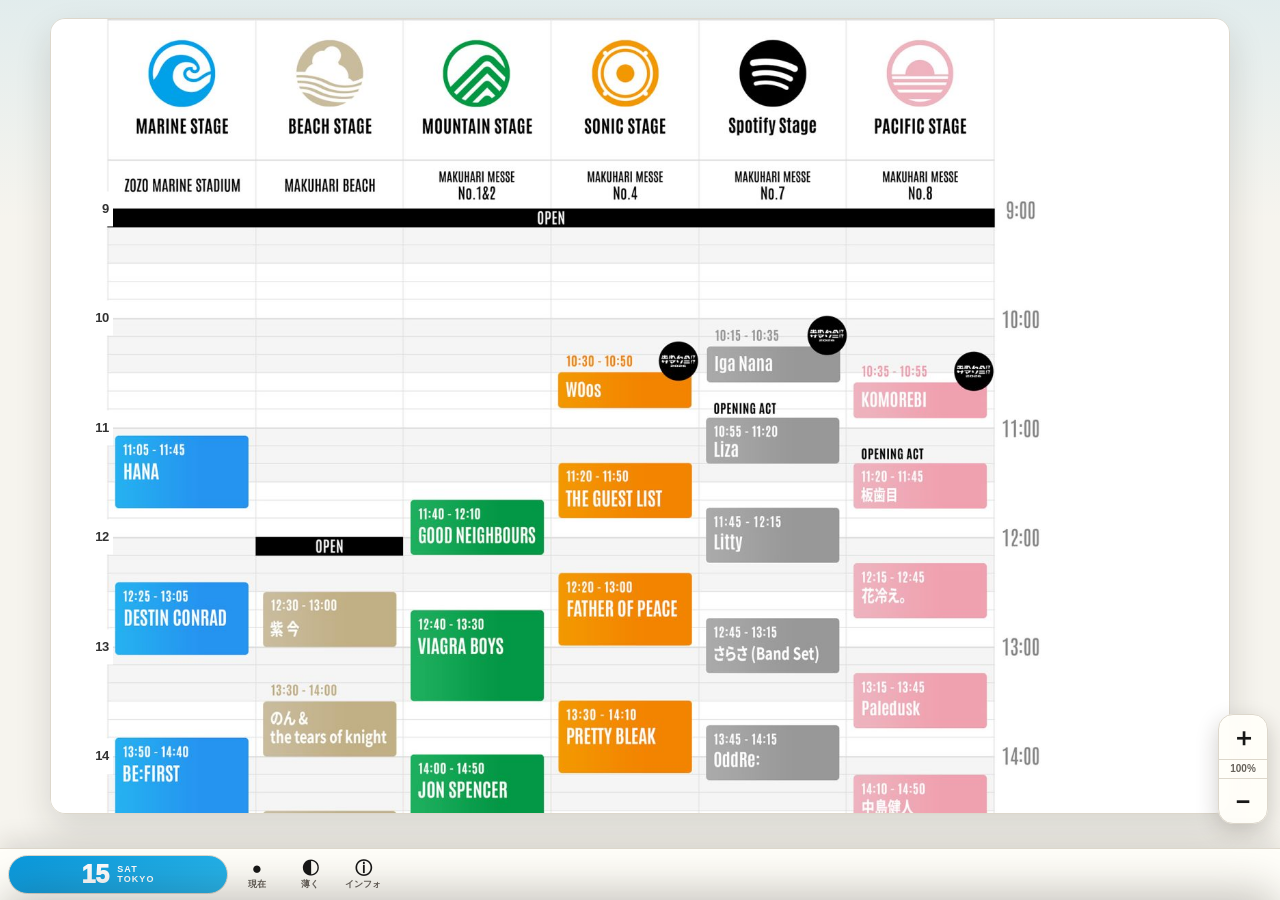
<file: index.html>
<!doctype html>
<html lang="ja">
<head>
  <meta charset="utf-8">
  <meta name="viewport" content="width=device-width, initial-scale=1, maximum-scale=1, user-scalable=no, viewport-fit=cover">
  <meta name="theme-color" content="#f6f4ee">
  <meta name="apple-mobile-web-app-capable" content="yes">
  <meta name="mobile-web-app-capable" content="yes">
  <meta name="apple-mobile-web-app-status-bar-style" content="default">
  <meta name="apple-mobile-web-app-title" content="SUMMER SONIC">
  <link rel="apple-touch-icon" href="assets/icon-180.png">
  <link rel="icon" type="image/png" href="assets/icon-192.png">
  <link rel="manifest" href="manifest.webmanifest">
  <link rel="stylesheet" href="styles.css">
  <title>SUMMER SONIC 2026 TOKYO｜8月15日タイムテーブル</title>
</head>
<body data-start-utc="2026-08-15T00:00:00Z" data-end-utc="2026-08-15T14:00:00Z">
  <main>
    <section class="viewer" id="viewer" aria-label="8月15日（土）東京会場タイムテーブル">
      <div class="sheet" id="sheet">
        <img class="base-image" src="assets/timetable_tokyo0815.jpg" alt="SUMMER SONIC 2026 TOKYO 8月15日（土）タイムテーブル">
        <img class="header-copy" src="assets/timetable_tokyo0815.jpg" alt="" aria-hidden="true">
        <div class="time-layer" aria-hidden="true"></div>
        <div class="pick-layer"></div>
        <div class="now-line" aria-hidden="true"><span>現在時刻</span></div>
        <div class="pick-time-layer" aria-hidden="true"></div>
      </div>
    </section>
  </main>

  <div class="zoomctl" aria-label="表示倍率">
    <button class="zbtn" id="zoomIn" type="button" aria-label="拡大">＋</button>
    <div class="zlabel" id="zoomLabel">100%</div>
    <button class="zbtn" id="zoomOut" type="button" aria-label="縮小">−</button>
  </div>

  <nav class="mbar" aria-label="タイムテーブル操作">
    <div class="date-chip" aria-label="2026年8月15日 土曜日 東京">
      <strong>15</strong><span>SAT<br>TOKYO</span>
    </div>
    <button class="mbtn" id="jumpNow" type="button">
      <span class="mi">●</span><span class="ml">現在</span>
    </button>
    <button class="mbtn focus-toggle" id="focusToggle" type="button" aria-pressed="false">
      <span class="mi">◐</span><span class="ml">薄く</span>
    </button>
    <button class="mbtn" id="infoOpen" type="button" aria-expanded="false">
      <span class="mi">ⓘ</span><span class="ml">インフォ</span>
    </button>
  </nav>

  <div class="info-backdrop" id="infoBackdrop"></div>
  <section class="info-sheet" id="infoSheet" aria-hidden="true" aria-labelledby="infoTitle">
    <div class="info-grip"></div>
    <h1 class="info-title" id="infoTitle">SUMMER SONIC 2026<small>8.15 SAT / TOKYO</small></h1>
    <div class="info-clock"><strong id="clockText">現在時刻</strong><span id="statusText">読み込み中です。</span></div>
    <p class="info-help">出演者をタップするたびに「ハイライト → ゴールド → レインボー → 解除」と変わります。選択はこの端末に保存されます。「薄く」を使うと、選んでいない出演者を見分けやすくできます。</p>
    <p class="info-help">右側の＋／−で拡大・縮小できます。横にスクロールして左の時刻が見えなくなると、追従する時間軸が表示されます。スマートフォンを横向きにしてもそのまま使えます。</p>
    <p class="info-line">電波の良い場所で一度開いておけば、圏外でも表示できます。「ホーム画面に追加」して使うのがおすすめです。</p>
    <p class="info-disclaimer"><strong>非公式タイムテーブルです。</strong><br>出演時刻や内容は変更される場合があります。当日は公式発表も確認してください。</p>
    <button class="info-close" id="infoClose" type="button">閉じる</button>
  </section>

  <script src="ranking-config.js"></script>
  <script src="artist-intros.js"></script>
  <script src="app.js"></script>
  <script>
    if ('serviceWorker' in navigator) {
      window.addEventListener('load', function(){ navigator.serviceWorker.register('./sw.js'); });
    }
  </script>
</body>
</html>
</file>
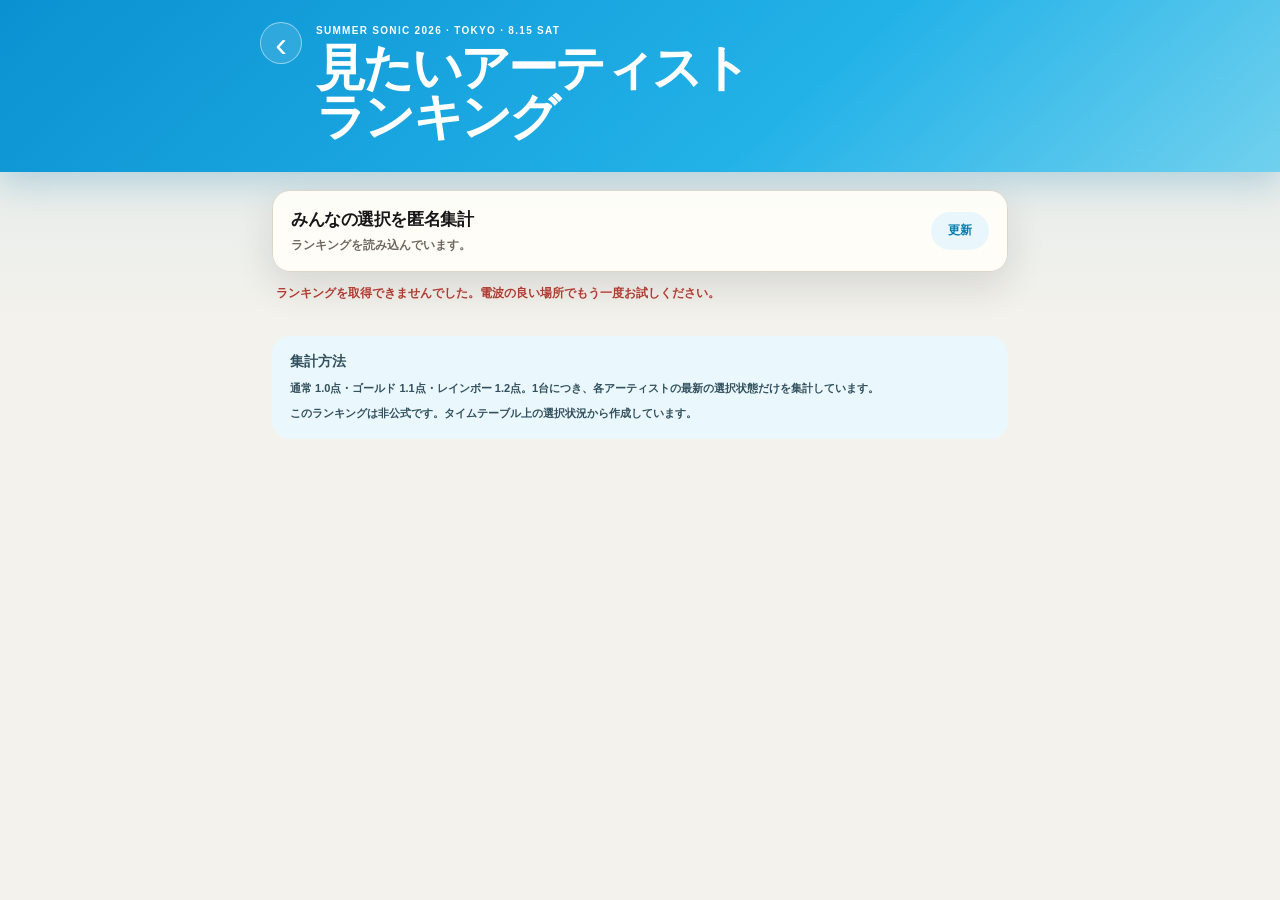
<file: ranking.html>
<!doctype html>
<html lang="ja">
<head>
  <meta charset="utf-8">
  <meta name="viewport" content="width=device-width, initial-scale=1, viewport-fit=cover">
  <meta name="theme-color" content="#159ee0">
  <meta name="robots" content="noindex,nofollow,noarchive">
  <link rel="apple-touch-icon" href="assets/icon-180.png">
  <link rel="icon" type="image/png" href="assets/icon-192.png">
  <link rel="stylesheet" href="ranking.css">
  <title>見たいアーティストランキング｜SUMMER SONIC 2026</title>
</head>
<body>
  <header class="rank-hero">
    <div class="rank-hero-inner">
      <a class="rank-back" href="./" aria-label="タイムテーブルへ戻る">‹</a>
      <div>
        <p class="rank-kicker">SUMMER SONIC 2026 · TOKYO · 8.15 SAT</p>
        <h1>見たいアーティスト<br>ランキング</h1>
      </div>
    </div>
  </header>

  <main class="rank-main">
    <section class="rank-summary" aria-labelledby="rankSummaryTitle">
      <div>
        <h2 id="rankSummaryTitle">みんなの選択を匿名集計</h2>
        <p id="rankUpdated">ランキングを読み込んでいます。</p>
      </div>
      <button class="rank-refresh" id="rankRefresh" type="button">更新</button>
    </section>

    <p class="rank-status" id="rankStatus" role="status"></p>
    <ol class="rank-list" id="rankList" aria-label="見たいアーティストランキング"></ol>
    <button class="rank-more" id="rankMore" type="button" hidden>11位以下を見る</button>

    <section class="rank-notes">
      <h2>集計方法</h2>
      <p><strong>通常 1.0点</strong>・<strong>ゴールド 1.1点</strong>・<strong>レインボー 1.2点</strong>。1台につき、各アーティストの最新の選択状態だけを集計しています。</p>
      <p>このランキングは非公式です。タイムテーブル上の選択状況から作成しています。</p>
    </section>
  </main>

  <script src="ranking-config.js"></script>
  <script src="ranking.js"></script>
</body>
</html>
</file>
<file: styles.css>
:root{
  --bg:#f6f4ee;--paper:#fffef9;--ink:#171717;--muted:#67625b;--line:#ddd7cb;
  --blue:#159ee0;--shadow:0 16px 36px rgba(30,27,22,.14);
  --stage-top:10.8424%;--stage-bottom:98.4853%;--zscale:1
}
*{box-sizing:border-box}
html,body{height:100%;touch-action:manipulation}
body{margin:0;overflow:hidden;background:linear-gradient(180deg,rgba(21,158,224,.09),transparent 220px),var(--bg);color:var(--ink);font-family:-apple-system,BlinkMacSystemFont,"Helvetica Neue",Arial,"Hiragino Sans","Yu Gothic",sans-serif}
button{font-family:inherit}
main{height:100%;padding:8px 8px calc(68px + env(safe-area-inset-bottom))}
.viewer{position:relative;width:100%;height:100%;overflow:auto;-webkit-overflow-scrolling:touch;background:#fff;border:1px solid var(--line);border-radius:15px;box-shadow:var(--shadow);overscroll-behavior:contain}
.sheet{position:relative;width:1000px;line-height:0;transform-origin:top left}
.base-image,.header-copy{display:block;width:100%;height:auto;user-select:none;-webkit-user-drag:none}
.base-image{transition:filter .18s ease}
.header-copy{display:none;position:absolute;inset:0;z-index:1;pointer-events:none;clip-path:inset(0 0 89.14% 0)}
.sheet.dim-on .base-image{filter:grayscale(1) opacity(.28)}
.sheet.dim-on .header-copy{display:block}
.time-layer,.pick-layer,.pick-time-layer{position:absolute;inset:0;pointer-events:none}
.time-layer{z-index:4}
.pick-layer{z-index:2}
.pick-time-layer{z-index:7}
.time-label{position:absolute;left:0;width:6.15%;height:2.7em;transform:translateY(-50%);display:flex;align-items:center;justify-content:flex-end;padding:0 .28em 0 0;background:#fff;color:#333;text-align:right;font-size:calc(13px * var(--zscale));font-weight:900;line-height:1;letter-spacing:-.035em;font-variant-numeric:tabular-nums;white-space:nowrap}
.pick-cell{position:absolute;display:flex;align-items:center;justify-content:center;padding:calc(2px * var(--zscale)) calc(3px * var(--zscale));overflow:hidden;border:1px solid transparent;border-radius:calc(4px * var(--zscale));background:transparent;color:#fff;text-align:center;line-height:1.08;font-size:calc(22px * var(--zscale));font-weight:900;letter-spacing:-.035em;cursor:pointer;pointer-events:auto;-webkit-tap-highlight-color:transparent;transition:background-color .12s ease,border-color .12s ease}
.pick-cell.has-artist-intro{-webkit-touch-callout:none;-webkit-user-select:none;user-select:none}
.pick-cell span{position:relative;z-index:1;display:block;width:100%;max-height:100%;overflow:hidden;overflow-wrap:anywhere;opacity:0;text-shadow:0 1px 2px rgba(0,0,0,.42)}
.pick-cell.is-picked{background:var(--pick-color,rgba(20,20,20,.86));border-color:rgba(255,255,255,.8);box-shadow:inset 0 0 0 1px rgba(0,0,0,.2),0 2px 6px rgba(0,0,0,.2)}
.pick-cell.is-picked span{opacity:1}
.pick-cell.is-gold{background:linear-gradient(135deg,#fff1b8,#f4c430 42%,#c8901a);border-color:rgba(255,246,204,.95);box-shadow:inset 0 0 0 1px rgba(120,80,0,.28),0 2px 9px rgba(198,144,26,.5)}
.pick-cell.is-gold span{color:#342600;text-shadow:0 1px 1px rgba(255,255,255,.55)}
.pick-cell.is-rainbow{border-color:rgba(255,255,255,.96);background:linear-gradient(115deg,#ff3030,#ff9818,#ffe400,#25d66b,#1fb9ff,#8155ff,#ff31cf);background-size:280% 280%;box-shadow:inset 0 0 0 1px rgba(255,255,255,.7),0 0 9px rgba(255,255,255,.6),0 0 16px rgba(80,170,255,.42);animation:pickRainbow 3.2s linear infinite}
.pick-cell.is-rainbow::after{content:"";position:absolute;inset:0;border-radius:inherit;background:linear-gradient(115deg,transparent 34%,rgba(255,255,255,.86) 50%,transparent 66%);background-size:220% 100%;mix-blend-mode:screen;pointer-events:none;animation:pickSheen 2.4s linear infinite}
@keyframes pickRainbow{to{background-position:280% 50%}}
@keyframes pickSheen{from{background-position:220% 0}to{background-position:-220% 0}}
.pick-time-label{position:absolute;display:none;width:max-content;max-width:13.54%;padding:1px 2px;overflow:hidden;transform:translate3d(0,calc(-100% - 1px),0);border-radius:2px;background:rgba(255,255,255,.9);color:#111;font-size:calc(11.05px * var(--zscale));font-weight:800;line-height:1;letter-spacing:-.025em;text-align:left;white-space:nowrap;font-variant-numeric:tabular-nums}
.pick-time-label.is-visible{display:block}
.now-line{position:absolute;left:0;right:0;top:calc(var(--stage-top) + (var(--line-progress,0) * (var(--stage-bottom) - var(--stage-top))));height:0;border-top:1px solid #e50012;filter:drop-shadow(0 .25px .25px rgba(0,0,0,.14));z-index:6;display:none;pointer-events:none}
.viewer.active .now-line{display:block}
.now-line span{position:absolute;left:8px;bottom:3px;padding:3px 7px;border-radius:999px;background:#e50012;color:#fff;font-size:calc(10px * var(--now-label-scale,1));font-weight:1000;line-height:1;letter-spacing:.01em;white-space:nowrap;transform-origin:left bottom}
.floating-time-axis{display:block;position:sticky;top:0;left:4px;width:var(--floating-axis-width,18px);height:var(--floating-axis-viewer-height,0);margin-left:4px;margin-bottom:calc(-1 * var(--floating-axis-viewer-height,0));z-index:8;pointer-events:none}
.floating-time-window{position:absolute;inset:5px 0;overflow:hidden;border-radius:999px;background:rgba(255,255,255,.7);-webkit-backdrop-filter:saturate(1.15) blur(10px);backdrop-filter:saturate(1.15) blur(10px);box-shadow:inset 0 0 0 1px rgba(35,28,20,.07),0 8px 24px rgba(35,28,20,.15);opacity:0;transform:translate3d(-4px,0,0) scale(.97);transition:opacity .2s ease,transform .28s cubic-bezier(.22,1,.36,1)}
.floating-time-axis.is-visible .floating-time-window{opacity:1;transform:translate3d(0,0,0) scale(1)}
.floating-time-track{position:absolute;inset:0;width:100%;height:var(--floating-axis-sheet-height,0);will-change:transform}
.floating-time-label{position:absolute;left:0;width:100%;transform:translateY(-50%);display:flex;align-items:center;justify-content:center;color:#333;font-size:var(--floating-axis-font-size,9px);font-weight:900;line-height:1;letter-spacing:-.035em;font-variant-numeric:tabular-nums;white-space:nowrap}
.zoomctl{position:fixed;right:12px;bottom:calc(76px + env(safe-area-inset-bottom));z-index:55;display:flex;flex-direction:column;align-items:stretch;overflow:hidden;border:1px solid var(--line);border-radius:15px;background:rgba(255,254,249,.94);-webkit-backdrop-filter:blur(10px);backdrop-filter:blur(10px);box-shadow:0 8px 22px rgba(35,28,20,.22)}
.zbtn{display:flex;align-items:center;justify-content:center;width:48px;height:44px;border:0;background:transparent;color:var(--ink);font-size:25px;font-weight:900;line-height:1;cursor:pointer}
.zbtn:active,.mbtn:active{background:rgba(0,0,0,.065)}
.zbtn:disabled{opacity:.3}
.zlabel{padding:4px 0;border-top:1px solid var(--line);border-bottom:1px solid var(--line);color:var(--muted);font-size:10px;font-weight:900;line-height:1;text-align:center}
.mbar{position:fixed;left:0;right:0;bottom:0;z-index:60;display:flex;align-items:stretch;gap:5px;padding:6px 8px calc(6px + env(safe-area-inset-bottom));border-top:1px solid var(--line);background:rgba(255,254,249,.96);-webkit-backdrop-filter:saturate(1.4) blur(12px);backdrop-filter:saturate(1.4) blur(12px);box-shadow:0 -8px 24px rgba(35,28,20,.12)}
.date-chip{flex:1;min-width:0;display:flex;align-items:center;justify-content:center;gap:8px;border:1px solid var(--line);border-radius:999px;background:linear-gradient(135deg,#0b99dc,#27b4ea);color:#fff}
.date-chip strong{font-size:25px;line-height:1;font-weight:1000}.date-chip span{font-size:9px;line-height:1.1;font-weight:900;letter-spacing:.12em}
.mbtn{flex:0 0 auto;display:flex;min-width:48px;flex-direction:column;align-items:center;justify-content:center;gap:3px;padding:5px 6px;border:0;border-radius:14px;background:transparent;color:var(--ink);font-weight:900;cursor:pointer}
.mbtn .mi{font-size:17px;line-height:1}.mbtn .ml{font-size:9px;line-height:1;color:var(--muted);white-space:nowrap}
.focus-toggle[aria-pressed="true"]{background:#159ee0}.focus-toggle[aria-pressed="true"] .mi,.focus-toggle[aria-pressed="true"] .ml{color:#fff}
.info-backdrop{position:fixed;inset:0;z-index:70;background:rgba(20,16,12,.44);opacity:0;pointer-events:none;transition:opacity .25s ease}
.info-backdrop.open{opacity:1;pointer-events:auto}
.info-sheet{position:fixed;left:0;right:0;bottom:0;z-index:80;max-height:86dvh;overflow:auto;padding:10px 20px calc(20px + env(safe-area-inset-bottom));border-radius:24px 24px 0 0;background:rgba(255,254,249,.98);box-shadow:0 -18px 44px rgba(35,28,20,.26);transform:translateY(102%);transition:transform .3s cubic-bezier(.22,1,.36,1)}
.info-sheet.open{transform:translateY(0)}
.info-grip{width:40px;height:5px;margin:2px auto 14px;border-radius:999px;background:var(--line)}
.info-title{margin:0;font-size:24px;line-height:1.04;letter-spacing:-.04em;font-weight:1000}.info-title small{display:block;margin-top:6px;color:#159ee0;font-size:11px;font-weight:900;letter-spacing:.14em}
.info-clock{margin:14px 0 0;padding:12px 14px;border:1px solid var(--line);border-radius:14px;background:var(--bg)}.info-clock strong{display:block;font-size:16px;font-weight:1000}.info-clock span{display:block;margin-top:4px;color:var(--muted);font-size:12px;font-weight:700;line-height:1.5}
.info-help,.info-line{margin:14px 0 0;color:#3d3934;font-size:13px;font-weight:600;line-height:1.7}.info-line{color:var(--muted)}
.info-disclaimer{margin:16px 0 0;padding:11px 13px;border:1px solid #bfe1f2;border-radius:12px;background:#f0faff;font-size:11.5px;font-weight:600;line-height:1.6}.info-disclaimer strong{color:#0879af}
.info-close{width:100%;min-height:44px;margin-top:12px;border:0;border-radius:999px;background:transparent;color:var(--muted);font-size:13px;font-weight:900;cursor:pointer}
.artist-intro-layer{position:fixed;inset:0;z-index:100;visibility:hidden;pointer-events:none;transition:visibility 0s linear .38s}
.artist-intro-layer.is-open{visibility:visible;pointer-events:auto;transition-delay:0s}
.artist-intro-backdrop{position:absolute;inset:0;background:rgba(16,14,12,.48);-webkit-backdrop-filter:blur(3px);backdrop-filter:blur(3px);opacity:0;transition:opacity .28s ease}
.artist-intro-layer.is-open .artist-intro-backdrop{opacity:1}
.artist-intro-sheet{--artist-intro-accent:#159ee0;position:absolute;left:50%;bottom:0;width:min(100%,680px);max-height:min(78dvh,720px);overflow:auto;-webkit-overflow-scrolling:touch;padding:12px 22px calc(24px + env(safe-area-inset-bottom));border-radius:26px 26px 0 0;background:rgba(255,254,249,.97);color:#171512;box-shadow:0 -20px 60px rgba(16,14,12,.26);transform:translate3d(-50%,105%,0);transition:transform .38s cubic-bezier(.22,1,.36,1)}
.artist-intro-layer.is-open .artist-intro-sheet{transform:translate3d(-50%,0,0)}
.artist-intro-grip{width:42px;height:5px;margin:0 auto 13px;border-radius:999px;background:#d7d1c8}
.artist-intro-close{position:absolute;top:14px;right:16px;display:grid;place-items:center;width:38px;height:38px;padding:0;border:0;border-radius:50%;background:#eee9e1;color:#28231e;font:700 23px/1 system-ui,sans-serif;cursor:pointer}
.artist-intro-meta{margin:0 48px 7px 0;color:var(--artist-intro-accent);font:800 12px/1.35 system-ui,sans-serif;letter-spacing:.075em;text-transform:uppercase;white-space:pre-line}
.artist-intro-title{margin:0 48px 14px 0;font:900 clamp(25px,7.3vw,38px)/1.16 system-ui,-apple-system,"Hiragino Sans","Yu Gothic",sans-serif;letter-spacing:-.035em}
.artist-intro-title::after{content:"";display:block;width:58px;height:5px;margin-top:13px;border-radius:999px;background:var(--artist-intro-accent)}
.artist-intro-copy{margin:0;color:#39342e;font:500 15px/1.88 system-ui,-apple-system,"Hiragino Sans","Yu Gothic",sans-serif;letter-spacing:.015em}
@media(min-width:821px){main{padding:18px 18px 86px}.viewer{max-width:1180px;margin:0 auto}.sheet{width:max(100%,1000px)}.date-chip{max-width:220px}}
@media(max-height:500px){main{padding-top:5px;padding-left:5px;padding-right:5px}.zoomctl{right:8px}.info-sheet{max-height:94dvh}.artist-intro-sheet{max-height:92dvh;padding-top:9px;padding-bottom:calc(15px + env(safe-area-inset-bottom))}.artist-intro-grip{margin-bottom:8px}.artist-intro-title{margin-bottom:10px;font-size:25px}.artist-intro-title::after{height:4px;margin-top:9px}.artist-intro-copy{font-size:14px;line-height:1.72}}
@media(prefers-reduced-motion:reduce){.pick-cell.is-rainbow{animation:none;background-size:100% 100%}.pick-cell.is-rainbow::after{animation:none;opacity:.4}.floating-time-window{transition:opacity .12s linear;transform:none}.base-image{transition:none}.artist-intro-backdrop{transition:none}.artist-intro-sheet{transition:none}}
</file>
<file: ranking.css>
:root{--bg:#f4f2ec;--paper:#fffef9;--ink:#171717;--muted:#6c675f;--line:#ddd7cb;--blue:#159ee0;--shadow:0 14px 38px rgba(31,27,22,.12)}
*{box-sizing:border-box}
html{min-height:100%;background:var(--bg)}
body{min-height:100%;margin:0;background:linear-gradient(180deg,rgba(21,158,224,.12),transparent 330px),var(--bg);color:var(--ink);font-family:-apple-system,BlinkMacSystemFont,"Helvetica Neue",Arial,"Hiragino Sans","Yu Gothic",sans-serif}
button,a{font:inherit}
.rank-hero{padding:max(20px,env(safe-area-inset-top)) 18px 30px;background:linear-gradient(138deg,#0a91d1,#23b2e8 62%,#71d1ee);color:#fff;box-shadow:0 12px 32px rgba(8,111,164,.22)}
.rank-hero-inner{display:flex;align-items:flex-start;gap:14px;width:min(760px,100%);margin:0 auto}
.rank-back{display:grid;flex:0 0 42px;place-items:center;width:42px;height:42px;margin-top:2px;border:1px solid rgba(255,255,255,.48);border-radius:50%;background:rgba(255,255,255,.12);color:#fff;font-size:35px;font-weight:500;line-height:1;text-decoration:none}
.rank-kicker{margin:5px 0 8px;font-size:10px;font-weight:900;letter-spacing:.13em}
.rank-hero h1{margin:0;font-size:clamp(31px,9vw,50px);font-weight:1000;line-height:.98;letter-spacing:-.055em}
.rank-main{width:min(760px,100%);margin:0 auto;padding:18px 12px calc(36px + env(safe-area-inset-bottom))}
.rank-summary{display:flex;align-items:center;justify-content:space-between;gap:16px;padding:17px 18px;border:1px solid var(--line);border-radius:18px;background:rgba(255,254,249,.94);box-shadow:var(--shadow)}
.rank-summary h2{margin:0;font-size:17px;font-weight:1000;letter-spacing:-.025em}
.rank-summary p{margin:6px 0 0;color:var(--muted);font-size:11.5px;font-weight:650;line-height:1.45}
.rank-refresh{flex:0 0 auto;min-width:58px;min-height:38px;padding:0 14px;border:0;border-radius:999px;background:#e9f7fd;color:#087caf;font-size:12px;font-weight:900;cursor:pointer}
.rank-refresh:disabled{opacity:.5}
.rank-status{min-height:18px;margin:12px 4px;color:var(--muted);font-size:12px;font-weight:700;line-height:1.5}
.rank-status.is-error{color:#b23b31}
.rank-list{display:grid;gap:9px;margin:0;padding:0;list-style:none;counter-reset:rank}
.rank-item{counter-increment:rank;display:grid;grid-template-columns:44px minmax(0,1fr) auto;align-items:center;gap:10px;min-height:90px;padding:13px 14px 13px 10px;border:1px solid var(--line);border-radius:17px;background:var(--paper);box-shadow:0 7px 20px rgba(31,27,22,.075)}
.rank-number{display:grid;place-items:center;width:36px;height:36px;border-radius:50%;background:#ece9e2;color:#554f47;font-size:16px;font-weight:1000}
.rank-item:nth-child(1) .rank-number{background:linear-gradient(145deg,#fff2a8,#e7b824);color:#513d00;box-shadow:0 3px 10px rgba(191,137,0,.24)}
.rank-item:nth-child(2) .rank-number{background:linear-gradient(145deg,#f7f8fa,#bdc5cc);color:#3e4850}
.rank-item:nth-child(3) .rank-number{background:linear-gradient(145deg,#f3c195,#b87239);color:#4c290d}
.rank-name-line{display:flex;align-items:center;gap:7px;min-width:0}
.rank-name{margin:0;overflow-wrap:anywhere;font-size:18px;font-weight:1000;line-height:1.08;letter-spacing:-.035em}
.rank-my-pick{display:none;flex:0 0 auto;width:10px;height:10px;border:1px solid rgba(0,0,0,.12);border-radius:50%}
.rank-my-pick.level-1{display:block;background:#159ee0}.rank-my-pick.level-2{display:block;background:#efbd2e}.rank-my-pick.level-3{display:block;background:linear-gradient(135deg,#ff3030,#ffe400,#25d66b,#1fb9ff,#8155ff,#ff31cf)}
.rank-meta{margin:7px 0 0;color:var(--muted);font-size:10.5px;font-weight:800;line-height:1.35}
.rank-breakdown{display:flex;flex-wrap:wrap;gap:4px;margin-top:7px}
.rank-chip{padding:3px 6px;border-radius:999px;background:#f1eee7;color:#625c54;font-size:9px;font-weight:850;line-height:1}
.rank-score{text-align:right;white-space:nowrap}
.rank-score strong{display:block;color:#087faf;font-size:19px;font-weight:1000;line-height:1;font-variant-numeric:tabular-nums}
.rank-score span{display:block;margin-top:6px;color:var(--muted);font-size:10px;font-weight:850;font-variant-numeric:tabular-nums}
.rank-more{display:block;width:100%;min-height:46px;margin:12px 0 0;border:1px solid var(--line);border-radius:999px;background:var(--paper);color:#4f4a43;font-size:12px;font-weight:900;cursor:pointer}
.rank-more[hidden]{display:none}
.rank-empty{grid-column:1/-1;padding:42px 22px;border:1px dashed #cfc8bc;border-radius:18px;background:rgba(255,254,249,.65);color:var(--muted);font-size:13px;font-weight:700;line-height:1.8;text-align:center}
.rank-notes{margin-top:22px;padding:17px 18px;border-radius:18px;background:#eaf7fc;color:#32505d}
.rank-notes h2{margin:0 0 8px;font-size:14px;font-weight:1000}
.rank-notes p{margin:7px 0 0;font-size:11px;font-weight:650;line-height:1.65}
@media(max-width:430px){.rank-item{grid-template-columns:38px minmax(0,1fr) auto;gap:8px;padding-left:8px;padding-right:11px}.rank-number{width:32px;height:32px;font-size:14px}.rank-name{font-size:16px}.rank-score strong{font-size:17px}.rank-breakdown{display:none}}
@media(prefers-reduced-motion:reduce){*{scroll-behavior:auto!important}}
</file>
